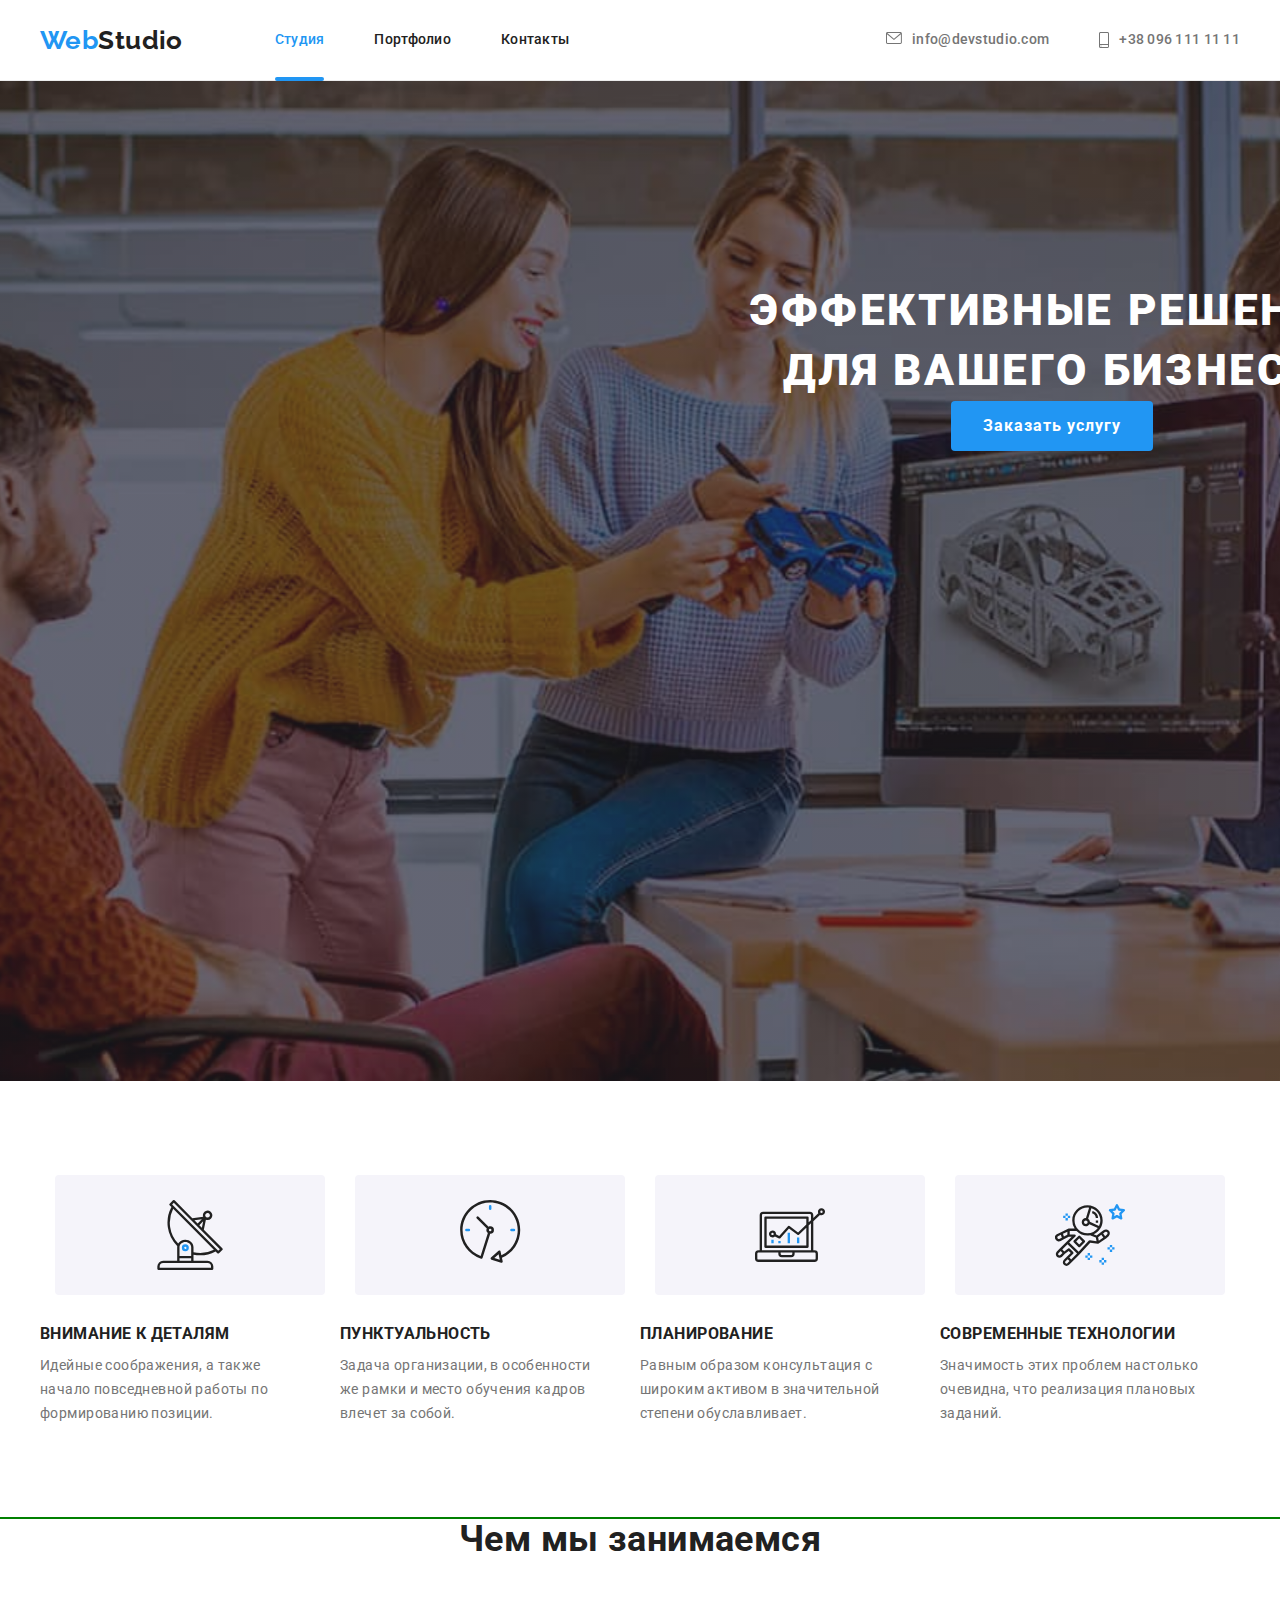
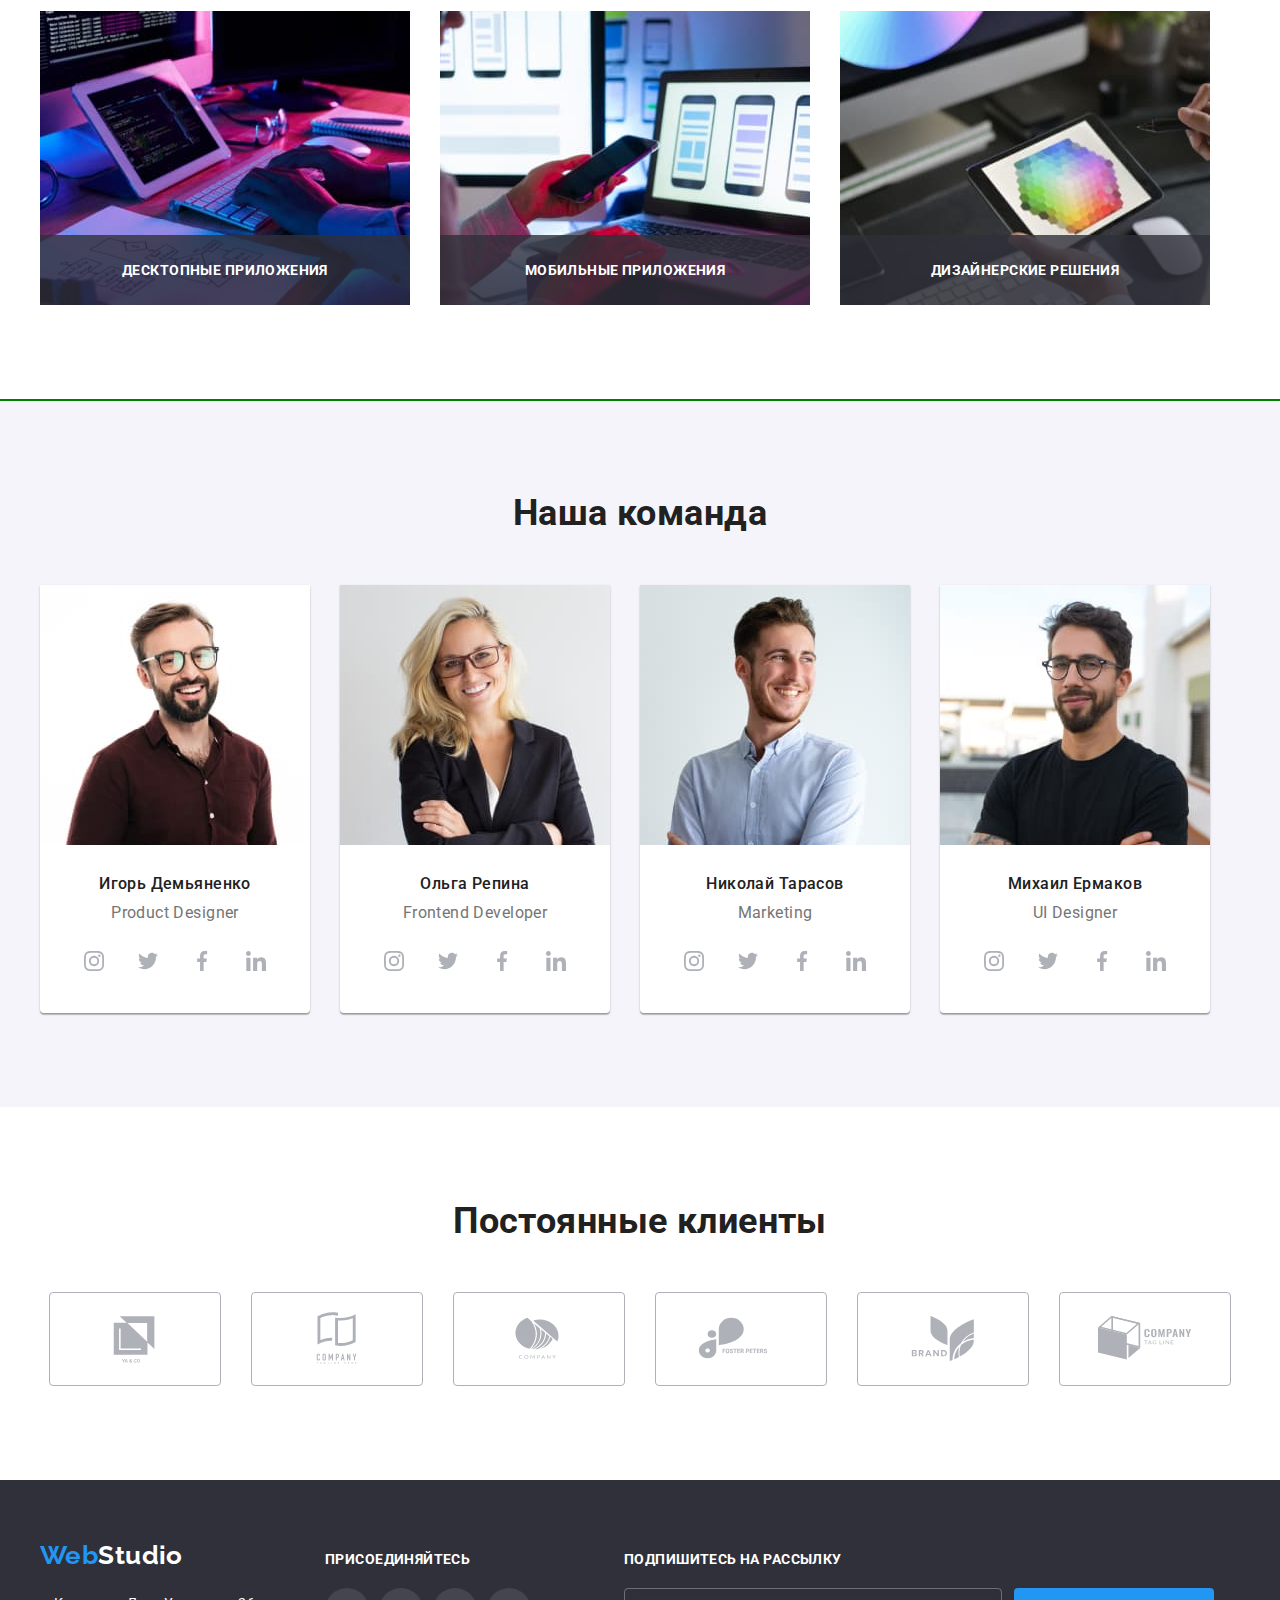
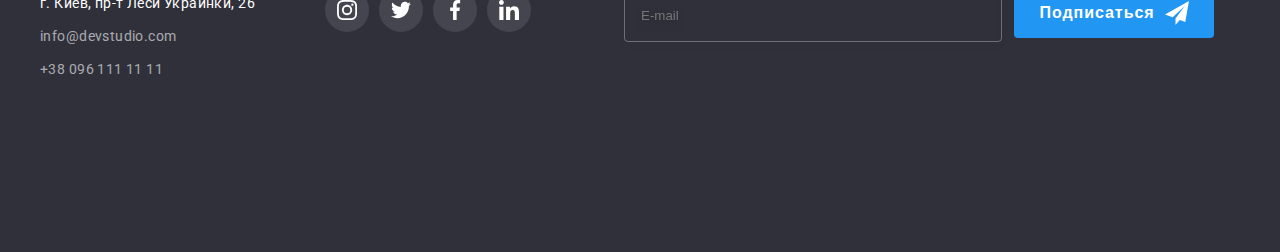
<file: index.html>
<!DOCTYPE html>
<html lang="ru">
  <head>
    <meta charset="UTF-8" />
    <meta http-equiv="X-UA-Compatible" content="IE=edge" />
    <meta name="viewport" content="width=device-width, initial-scale=1.0" />
    <title>Document</title>
    <link rel="preconnect" href="https://fonts.googleapis.com">
    <link rel="preconnect" href="https://fonts.gstatic.com" crossorigin>
    <link href="https://fonts.googleapis.com/css2?family=Raleway:wght@700&family=Roboto:wght@400;500;700;900&display=swap" rel="stylesheet">  
    <link rel="stylesheet" href="https://cdnjs.cloudflare.com/ajax/libs/modern-normalize/1.1.0/modern-normalize.min.css" integrity="sha512-wpPYUAdjBVSE4KJnH1VR1HeZfpl1ub8YT/NKx4PuQ5NmX2tKuGu6U/JRp5y+Y8XG2tV+wKQpNHVUX03MfMFn9Q==" crossorigin="anonymous" referrerpolicy="no-referrer" />
    
    <!--<link rel="stylesheet" href="./css/styles.css"> ---> 

    <link rel="stylesheet" href="./css/main.min.css">
  </head>
  <body>
    <header class="header"> 
      <div class="container nav">
        <nav class="nav">
         <a class="logo-blue" href="./index.html" lang="en"><span>Web</span><span class="logo-black">Studio</span></a>
          <ul class="nav__list">
            <li class="item"> 
              <a href="./index.html" class="nav__link link current">Студия</a>
            </li>
            <li class="item"> 
              <a href="./portfolio.html" class="nav__link link">Портфолио</a>
            </li>
            <li class="item"> 
             <a href="#" class="nav__link link">Контакты</a>
            </li>
          </ul>
       </nav>
       <ul class="contacts list"> 
          <li class="item"> 
            
            <a class="contacts__email link" href="mailto:info@devstudio.com"> <svg class="icon" width="16" height="12">
              <use href="./images/icons.svg#icon-envelope-hover"></use>
              </svg>info@devstudio.com</a>
          </li>
          <li class="item">
           
            <a class="contacts__tel link" href="tel:+380961111111"> <svg class="icon" width="10" height="16">
              <use href="./images/icons.svg#icon-smartphone-4"></use>
              </svg>+38 096 111 11 11</a>
          </li>
        </ul>
      </div>
    </header>
    <main>
        <section class="hero">
          <div class="container hero__design overlay ">
            <h1 class="hero__title">Эффективные решения для вашего бизнеса</h1>
            <button class="hero__button" type="button" data-modal-open>Заказать услугу</button>
          </div>
        </section>

        <section class="benefits">
          <div class="container">
            <h2 class="visually-hidden">Наши особенности</h2>
            <div>
              <ul class="benefits__list list">
               <li class="benefits__item">
                 <div class="benefits__link link">
                   <svg class="benefits__icon" width="70" height="70">
                     <use href="./images/icons.svg#icon-antenna"></use>
                   </svg>
                 </div>
               </li>
               <li class="benefits__item">
                <div class="benefits__link link">
                  <svg class="benefits__icon" width="70" height="70">
                     <use href="./images/icons.svg#icon-clock"></use>
                   </svg>
                 </div>
               </li>
               <li class="benefits__item">
                <div class="benefits__link link">
                  <svg class="benefits__icon" width="70" height="70">
                     <use href="./images/icons.svg#icon-diagram"></use>
                   </svg>
                 </div>
               </li>
               <li class="benefits__item">
                <div class="benefits__link link">
                  <svg class="benefits__icon" width="70" height="70">
                     <use href="./images/icons.svg#icon-astronaut"></use>
                   </svg>
                </div>
               </li>
             </ul>
             </div>
            <ul class="list benefits__item">
              <li class="item list-item">
                <h3 class="benefits__title">Внимание к деталям</h3>
                <p class="benefits__text"> Идейные соображения, а также начало повседневной работы по формированию позиции.</p>
             </li>

             <li class="item list-item">
                <h3 class="benefits__title">Пунктуальность</h3>
                <p class="benefits__text">Задача организации, в особенности же рамки и место обучения кадров влечет за собой.</p>
             </li>

             <li class="item list-item">
               <h3 class="benefits__title">Планирование</h3>
               <p class="benefits__text">Равным образом консультация с широким активом в значительной степени обуславливает.</p>
             </li>

             <li class="item list-item">
               <h3 class="benefits__title">Современные технологии</h3>
               <p class="benefits__text"> Значимость этих проблем настолько очевидна, что реализация плановых заданий.</p>
             </li>
            </ul>
         </div>
        </section>

        <section class="specialization">
          <div class="container">
           <h2 class="specialization__title">Чем мы занимаемся</h2>
           <ul class="list specialization__list">
              <li class="item">
                <div class="specialization__item">
                  <img src="./images/box1.jpg" alt="написание кода" width="370" height="294">
                 <div class="specialization__thumb">
                  <p class="specialization__name">Десктопные приложения</p>
                </div>
              </li>
              <li class="item">
                <div class="specialization__item">
                  <img src="./images/box2.jpg" alt="создание приложений" width="370" height="294">
                 <div class="specialization__thumb">
                  <p class="specialization__name">Мобильные приложения</p>
                </div>
              </li>
                <li class="item">
                <div class="specialization__item">
                  <img src="./images/box3.jpg" alt="дизайн" width="370" height="294">
                 <div class="specialization__thumb">
                  <p class="specialization__name">Дизайнерские решения</p>
                </div>
              </li>
           </ul>
          </div>
        </section>

        <section class="team">
          <div class="container">
           <h2 class="team__title">Наша команда</h2>
           <ul class="team__list list">
             <li class="team__blocks"> 
                <img src="./images/igor.jpg" alt="Игорь Демьяненко" width="270" height="260">
                <div class="team__discr">
                  <h3 class="team__name">Игорь Демьяненко</h3>
                <p class="team__position">Product Designer</p>
                <ul class="team__soc list">
                  <li>
                    <a href="" class="team__link link">
                      <svg class="team__icon" width="20" height="20">
                        <use href="./images/icons.svg#icon-instagram"></use>
                      </svg>
                    </a>
                  </li>
                  <li>
                    <a href="" class="team__link link">
                      <svg class="team__icon" width="20" height="20">
                        <use href="./images/icons.svg#icon-twitter"></use>
                      </svg>
                    </a>
                  </li>
                  <li>
                    <a href="" class="team__link link">
                      <svg class="team__icon" width="20" height="20">
                        <use href="./images/icons.svg#icon-facebook"></use>
                      </svg>
                    </a>
                  </li>
                  <li>
                    <a href="" class="team__link link">
                      <svg class="team__icon" width="20" height="20">
                        <use href="./images/icons.svg#icon-linkedin"></use>
                      </svg>
                    </a>
                  </li>
                </ul>
                </div>
                
             </li>

             <li class="team__blocks"> 
                <img src="./images/olga.jpg" alt="Ольга Репина" width="270" height="260">
                <div class="team__discr">
                  <h3 class="team__name">Ольга Репина</h3>
                 <p class="team__position">Frontend Developer</p>
                 <ul class="team__soc list">
                  <li>
                    <a href="" class="team__link link">
                      <svg class="team__icon" width="20" height="20">
                        <use href="./images/icons.svg#icon-instagram"></use>
                      </svg>
                    </a>
                  </li>
                  <li >
                    <a href="" class="team__link link">
                      <svg class="team__icon" width="20" height="20">
                        <use href="./images/icons.svg#icon-twitter"></use>
                      </svg>
                    </a>
                  </li>
                  <li class="team__item">
                    <a href="" class="team__link link">
                      <svg class="team__icon" width="20" height="20">
                        <use href="./images/icons.svg#icon-facebook"></use>
                      </svg>
                    </a>
                  </li>
                  <li>
                    <a href="" class="team__link link">
                      <svg class="team__icon" width="20" height="20">
                        <use href="./images/icons.svg#icon-linkedin"></use>
                      </svg>
                    </a>
                  </li>
                </ul>
                </div>
                
             </li>

             <li class="team__blocks"> 
                <img src="./images/nikolay.jpg" alt="Николай Тарасов" width="270" height="260">
                <div class="team__discr">
                <h3 class="team__name">Николай Тарасов</h3>
                <p class="team__position">Marketing</p>
                <ul class="team__soc list">
                  <li>
                    <a href="" class="team__link link">
                      <svg class="team__icon" width="20" height="20">
                        <use href="./images/icons.svg#icon-instagram"></use>
                      </svg>
                    </a>
                  </li>
                  <li class="item">
                    <a href="" class="team__link link">
                      <svg class="team__icon" width="20" height="20">
                        <use href="./images/icons.svg#icon-twitter"></use>
                      </svg>
                    </a>
                  </li>
                  <li>
                    <a href="" class="team__link link">
                      <svg class="team__icon" width="20" height="20">
                        <use href="./images/icons.svg#icon-facebook"></use>
                      </svg>
                    </a>
                  </li>
                  <li>
                    <a href="" class="team__link link">
                      <svg class="team__icon" width="20" height="20">
                        <use href="./images/icons.svg#icon-linkedin"></use>
                      </svg>
                    </a>
                  </li>
                </ul>
                </div>
             </li>

             <li class="team__blocks"> 
                <img src="./images/mihail.jpg" alt="Михаил Ермаков" width="270" height="260">
                <div class="team__discr">
                <h3 class="team__name">Михаил Ермаков</h3>
                <p class="team__position">UI Designer</p>
                <ul class="team__soc list">
                  <li>
                    <a href="" class="team__link link">
                      <svg class="team__icon" width="20" height="20">
                        <use href="./images/icons.svg#icon-instagram"></use>
                      </svg>
                    </a>
                  </li>
                  <li >
                    <a href="" class="team__link link">
                      <svg class="team__icon" width="20" height="20">
                        <use href="./images/icons.svg#icon-twitter"></use>
                      </svg>
                    </a>
                  </li>
                  <li class="team__item">
                    <a href="" class="team__link link">
                      <svg class="team__icon" width="20" height="20">
                        <use href="./images/icons.svg#icon-facebook"></use>
                      </svg>
                    </a>
                  </li>
                  <li>
                    <a href="" class="team__link link">
                      <svg class="team__icon" width="20" height="20">
                        <use href="./images/icons.svg#icon-linkedin"></use>
                      </svg>
                    </a>
                  </li>
                </ul>
              </div>
             </li>

            </ul>
          </div>
        </section>

        <section class="clients">
          <div class="container">
           <h2 class="clients__title">Постоянные клиенты</h2>
           <ul class="clients__list list">
            <li>
              <a href="" class="clients__link link">
                <svg class="clients__icon" width="106" height="60">
                  <use href="./images/icons.svg#icon-logo-firts"></use>
                </svg>
              </a>
            </li>
            <li>
              <a href="" class="clients__link link">
                <svg class="clients__icon" width="106" height="60">
                  <use href="./images/icons.svg#icon-logo2"></use>
                </svg>
              </a>
            </li>
            <li>
              <a href="" class="clients__link link">
                <svg class="clients__icon" width="106" height="60">
                  <use href="./images/icons.svg#icon-logo3"></use>
                </svg>
              </a>
            </li>
            <li>
              <a href="" class="clients__link link">
                <svg class="clients__icon" width="106" height="60">
                  <use href="./images/icons.svg#icon-logo4"></use>
                </svg>
              </a>
            </li>
            <li>
              <a href="" class="clients__link link">
                <svg class="clients__icon" width="106" height="60">
                  <use href="./images/icons.svg#icon-logo5"></use>
                </svg>
              </a>
            </li>
            <li>
              <a href="" class="clients__link link">
                <svg class="clients__icon" width="106" height="60">
                  <use href="./images/icons.svg#icon-logo6"></use>
                </svg>
              </a>
            </li>
          </ul>
          </div>
        </section>
    </main>

    <footer class="footer">
      <div class="container footer-continer">
        <div class="">
          <a class="logo-blue footer-logo" href="./index.html" lang="en"><span>Web</span><span class="logo-white">Studio</span></a>
           
           <address>
             <ul class="list" style="
              display: flex;
              flex-direction: column;
              gap: 9px;
             ">
              <li>
                 <a class="footer-adress link" href="https://goo.gl/maps/CPtrU1FHBa2aNyZL9" target="_blank" rel="noopener noreferrer nofollow">г. Киев, пр-т Леси Украинки, 26</a>   
               </li>
               <li>
                  <a class="footer-contacts link" href="mailto:info@devstudio.com">info@devstudio.com</a>
               </li>
               <li>
                 <a class="footer-contacts link" href="tel:+380961111111">+38 096 111 11 11</a>
               </li>
             </ul>
           </address>
        </div>
   
        <div class=" footer-soc-list">
           <p class="footer-soc-title">присоединяйтесь</p>
           <ul class="footer-soc list">
             <li class="footer-soc-item">
               <a href="" class="footer-soc-link link">
                 <svg class="footer-soc-icon" width="20" height="20">
                   <use href="./images/icons.svg#icon-instagram"></use>
                 </svg>
               </a>
             </li>
             <li class="footer-soc-item">
               <a href="" class="footer-soc-link link">
                 <svg class="footer-soc-icon" width="20" height="20">
                   <use href="./images/icons.svg#icon-twitter"></use>
                 </svg>
               </a>
             </li>
             <li class="footer-soc-item">
               <a href="" class="footer-soc-link link">
                 <svg class="footer-soc-icon" width="20" height="20">
                   <use href="./images/icons.svg#icon-facebook"></use>
                 </svg>
               </a>
             </li>
             <li class="footer-soc-item">
               <a href="" class="footer-soc-link link">
                 <svg class="footer-soc-icon" width="20" height="20">
                   <use href="./images/icons.svg#icon-linkedin"></use>
                 </svg>
               </a>
             </li>
           </ul>
         </div>
         <div class="subscribe-section">
           <form action="#" class="subscribe-form">
            <p class="surbscribe-name">Подпишитесь на рассылку</p>
            <div class="surbcribe-correct">
              <input type="text" name="subscribe-name-footer" class="subscribe-input" id="subscribe" placeholder="E-mail" required="">
              <button type="submit" class="subscribe-button">Подписаться<svg class="subscribe-icon" width="24" height="24">
                  <use href="./images/icons.svg#icon-icon-send"></use>
                </svg>
              </button>
            </div>
           </form>

          </div>
      </div>
    </footer>
    <div class="backdrop is-hidden" data-modal>  
      <div class="modal">
       <button class="close" type="button" data-modal-close>
          <svg class="close-icon" width="11" height="11">
            <use href="./images/icons.svg#icon-close"></use>
          </svg>
        </a>
      </button>
      <div class="modal-inner">
        <fieldset>
          <p class="modal-title">Оставьте свои данные, мы вам перезвоним</p>
          <form class="modal-form" name="main-form" autocomplete="on" requires action="">
           <div class="form-field">
              <label class="form-field-label" for="user-name">Имя</label>
              <div class="form-field-inner">
                <input class="form-field-input" id="user-name" type="text" name="user-name">
                <svg class="form-field-icon" width="12" height="12">
                  <use href="images/icons.svg#icon-name"></use>
                </svg>
              </div>
            </div>

            <div class="form-field">
              <label class="form-field-label" for="user-name">Телефон</label>
              <div class="form-field-inner">
                <input class="form-field-input" id="user-phone" type="tel" name="user-phone">
                <svg class="form-field-icon" width="13" height="13">
                  <use href="images/icons.svg#icon-tel"></use>
                </svg>
              </div>
            </div>

            <div class="form-field">
              <label class="form-field-label" for="user-email">Почта</label>
              <div class="form-field-inner">
                <input class="form-field-input" id="user-email" type="email" name="user-imail">
                <svg class="form-field-icon" width="15" height="12">
                  <use href="images/icons.svg#icon-modal-email"></use>
                </svg>
              </div>
            </div>

            <div class="form-field">
              <label class="form-field-label" for="user-comment">Комментарий</label>
              <div class="form-field-inner">
               <textarea class="form-field-input form-field-texterea" 
               name="user-comment" 
               id="user-comment" 
               rows="10" 
               placeholder="Введите текст"
               ></textarea>
              </div>
            </div>
       
            <div class="form-field form-field-agreement">
             
              <label for="terms-condition" class="check-text">
                <input class="input-check visually-hidden" id="terms-condition" type="checkbox" name="terms-condition">
                <span class="condition-icon">
                  <svg class="check-icon" width="11" height="8">
                    <use href="./images/icons.svg#icon-chek"></use>
                  </svg>
                </span>
                Соглашаюсь с рассылкой и принимаю
                <a class="agreement-link" href="#" rel="noopener noreferer nofollow">Условия договора</a>
              </label>
            </div>
            <div class="form-field-button">
            <button class="hero-button" type="submit">Отправить</button>
          </div>
          </form>
        </fieldset>

      </div>
      </div>
     </div>
  <script src="./js/modal.js"></script>
  </body>
</html>
</file>
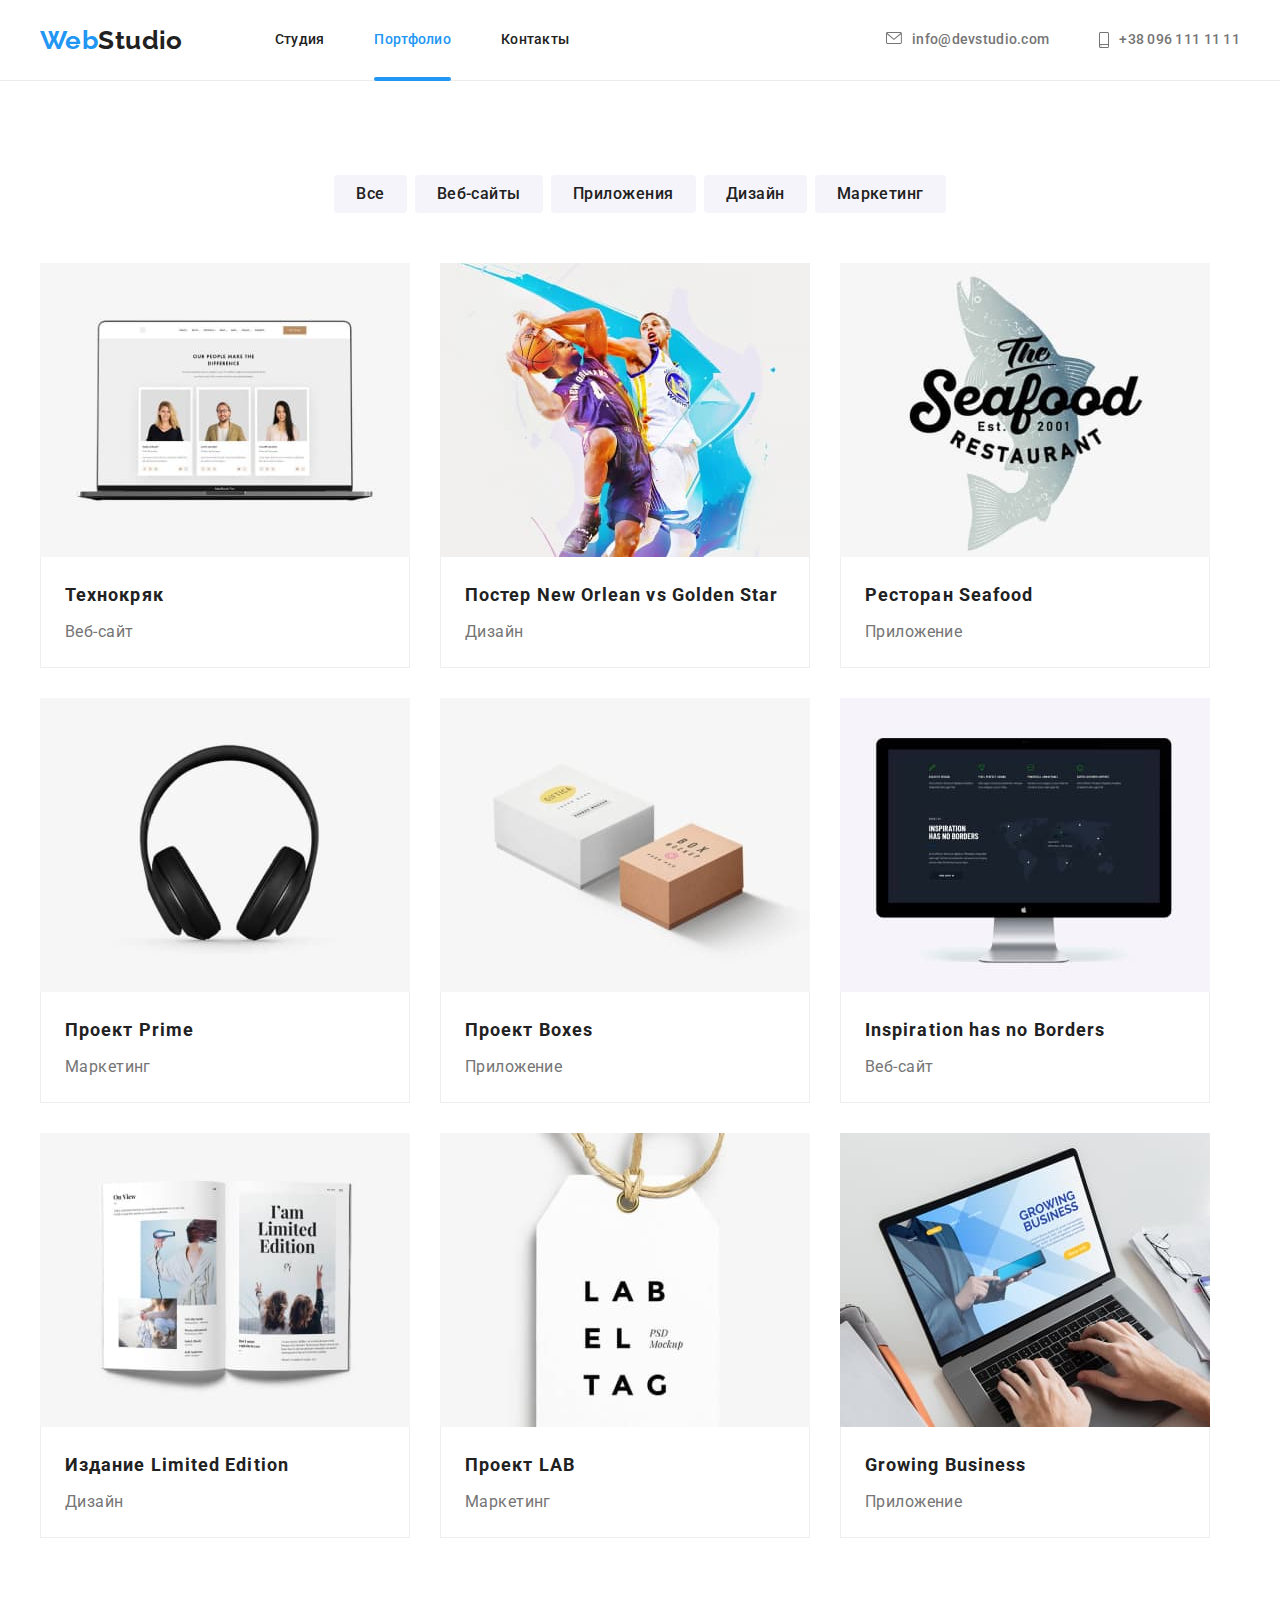
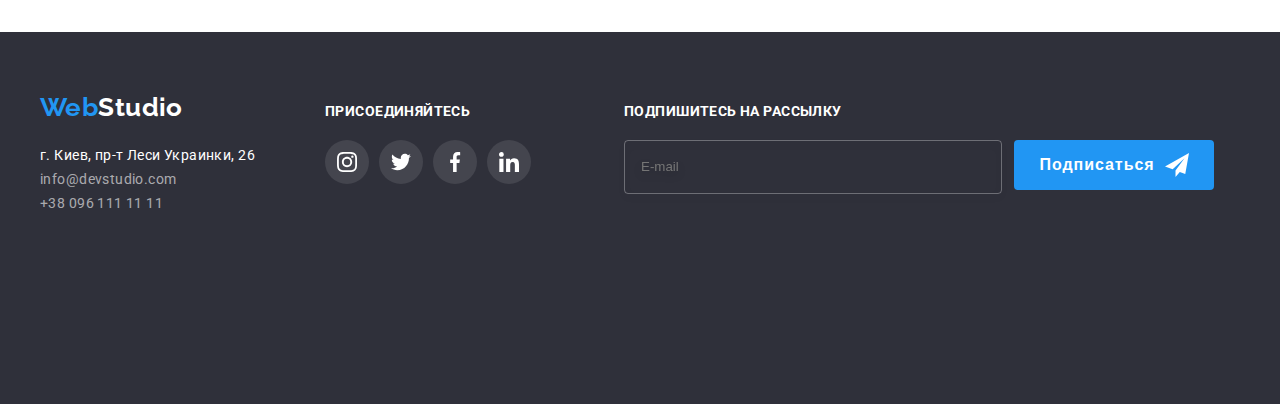
<file: portfolio.html>
<!DOCTYPE html>
<html lang="ru">
<head>
    <meta charset="UTF-8">
    <meta http-equiv="X-UA-Compatible" content="IE=edge">
    <meta name="viewport" content="width=device-width, initial-scale=1.0">
    <title>portfolio</title>
        <link rel="preconnect" href="https://fonts.googleapis.com">
        <link rel="preconnect" href="https://fonts.gstatic.com" crossorigin>
       <link href="https://fonts.googleapis.com/css2?family=Raleway:wght@700&family=Roboto:wght@400;500;700;900&display=swap" rel="stylesheet">  
       <link rel="stylesheet" href="https://cdnjs.cloudflare.com/ajax/libs/modern-normalize/1.1.0/modern-normalize.min.css" integrity="sha512-wpPYUAdjBVSE4KJnH1VR1HeZfpl1ub8YT/NKx4PuQ5NmX2tKuGu6U/JRp5y+Y8XG2tV+wKQpNHVUX03MfMFn9Q==" crossorigin="anonymous" referrerpolicy="no-referrer" />
         <!--<link rel="stylesheet" href="./css/styles.css"> ---> 

       <link rel="stylesheet" href="./css/main.min.css">
</head>
<body>

  <header class="header"> 
    <div class="container nav">
      <nav class="nav">
       <a class="logo-blue" href="./index.html" lang="en"><span>Web</span><span class="logo-black">Studio</span></a>
        <ul class="nav__list">
          <li class="item"> 
            <a href="./index.html" class="nav__link link ">Студия</a>
          </li>
          <li class="item"> 
            <a href="./portfolio.html" class="nav__link link current">Портфолио</a>
          </li>
          <li class="item"> 
           <a href="#" class="nav__link link">Контакты</a>
          </li>
        </ul>
     </nav>
     <ul class="contacts list"> 
        <li class="item"> 
          
          <a class="contacts__email link" href="mailto:info@devstudio.com"> <svg class="icon" width="16" height="12">
            <use href="./images/icons.svg#icon-envelope-hover"></use>
            </svg>info@devstudio.com</a>
        </li>
        <li class="item">
         
          <a class="contacts__tel link" href="tel:+380961111111"> <svg class="icon" width="10" height="16">
            <use href="./images/icons.svg#icon-smartphone-4"></use>
            </svg>+38 096 111 11 11</a>
        </li>
      </ul>
    </div>
  </header>
    <main>

        <section class="portfolio"> 
            <div class="container">
                <h1 class="visually-hidden">портфолио</h1>
               <ul class="portfolio-filter list">
                 <li class="item"><button class="button-filter" type="button">Все</button></li>
                 <li class="item"><button class="button-filter" type="button">Веб-сайты</button></li>
                 <li class="item"><button class="button-filter" type="button">Приложения</button></li>
                 <li class="item"><button class="button-filter" type="button">Дизайн</button></li>
                 <li class="item"><button class="button-filter" type="button">Маркетинг</button></li>
                </ul>
          
                <ul class="portfolio-list list">
                    <li class="item">
                        <a class="link item-potf" href="#" target="_blank" rel="noopener noreferrer nofollow">
                          <div class="prof-top-wrap">
                            <img src="./images/technokryak.jpg" class="card-image" alt="Технокряк" width="370" height="294">
                            <p class="port-disc">Ресурс предлагает комплексные предложения с разным уровнем функционала и сервисов. Все это позволит посетителю получить исчерпывающие сведения о компании или частном лице.</p>
                          </div>
                          <div class="portfolio-card">
                           <h2 class="portfolio-title">Технокряк</h2>
                           <p class="portfolio-text">Веб-сайт</p>
                          </div>
                        </a>
                    </li>
                    <li class="item">
                      
                        <a class="item-potf link" href="#" target="_blank" rel="noopener noreferrer nofollow">
                          <div class="prof-top-wrap">
                            <img src="./images/poster.jpg" class="card-image" alt="Постер Новый Орлеан с золотой звездой" width="370" height="294">
                            <p class="port-disc">Ресурс предлагает комплексные предложения с разным уровнем функционала и сервисов. Все это позволит посетителю получить исчерпывающие сведения о компании или частном лице.</p>
                          </div>
                          <div class="portfolio-card">
                            <h2 class="portfolio-title">Постер New Orlean vs Golden Star</h2>
                            <p class="portfolio-text">Дизайн</p>
                          </div>
                        </a>
                    </li>
                    <li class="item">
                      <a class="item-potf link" href="#" target="_blank" rel="noopener noreferrer nofollow">
                        <div class="prof-top-wrap">
                         <img src="./images/seafood.jpg" class="card-image" alt="Ресторан Морепродукты" width="370" height="294">
                         <p class="port-disc">Ресурс предлагает комплексные предложения с разным уровнем функционала и сервисов. Все это позволит посетителю получить исчерпывающие сведения о компании или частном лице.</p>
                        </div> 
                        <div class="portfolio-card">
                             <h2 class="portfolio-title">Ресторан Seafood</h2>
                             <p class="portfolio-text">Приложение</p>
                           </div>
                        </a>
                   </li>

                  <li class="item"> 
                    <div class="prof-top-wrap">
                    <a class="item-potf link" href="#" target="_blank" rel="noopener noreferrer nofollow">
                      <div class="prof-top-wrap"> 
                       <img src="./images/prime.jpg" class="card-image" alt="Проект Прайм" width="370" height="294">
                       <p class="port-disc">Ресурс предлагает комплексные предложения с разным уровнем функционала и сервисов. Все это позволит посетителю получить исчерпывающие сведения о компании или частном лице.</p>
                     </div> 
                      <div class="portfolio-card">
                             <h2 class="portfolio-title">Проект Prime</h2>
                             <p class="portfolio-text">Маркетинг</p>
                            </div>
                        </a>
                   </li>
                    <li class="item">
                      <div class="prof-top-wrap">
                      <a class="item-potf link" href="#" target="_blank" rel="noopener noreferrer nofollow">
                        <div class="prof-top-wrap">
                         <img src="./images/boxes.jpg" class="card-image" alt="Проект Коробки" width="370" height="294">
                         <p class="port-disc">Ресурс предлагает комплексные предложения с разным уровнем функционала и сервисов. Все это позволит посетителю получить исчерпывающие сведения о компании или частном лице.</p>
                       </div> 
                        <div class="portfolio-card">
                             <h2 class="portfolio-title">Проект Boxes</h2>
                             <p class="portfolio-text">Приложение</p>
                            </div>
                       </a>
                   </li>
                   <li class="item">
                       <a class="item-potf link" href="#" target="_blank" rel="noopener noreferrer nofollow">
                        <div class="prof-top-wrap">
                         <img src="./images/monitor.jpg" class="card-image" alt="Вдохновение не имеет границ" width="370" height="294">
                         <p class="port-disc">Ресурс предлагает комплексные предложения с разным уровнем функционала и сервисов. Все это позволит посетителю получить исчерпывающие сведения о компании или частном лице.</p>
                       </div>
                        <div class="portfolio-card">
                             <h2 class="portfolio-title">Inspiration has no Borders</h2>
                             <p class="portfolio-text">Веб-сайт</p>
                            </div>
                        </a>
                    </li>
                   <li class="item">
                        <a class="link item-potf" href="#" target="_blank" rel="noopener noreferrer nofollow">
                          <div class="prof-top-wrap">
                           <img src="./images/limitededition.jpg" class="card-image" alt="Издание Ограниченная серия" width="370" height="294">
                           <p class="port-disc">Ресурс предлагает комплексные предложения с разным уровнем функционала и сервисов. Все это позволит посетителю получить исчерпывающие сведения о компании или частном лице.</p>
                         </div>
                          <div class="portfolio-card">
                             <h2 class="portfolio-title">Издание Limited Edition</h2>
                              <p class="portfolio-text">Дизайн</p>
                          </div>
                       </a>
                   </li>
                   <li class="item">
                       <a class="link item-potf" href="#" target="_blank" rel="noopener noreferrer nofollow">
                        <div class="prof-top-wrap">
                         <img src="./images/lab.jpg" class="card-image" alt="Проект ЛАБ" width="370" height="294">
                         <p class="port-disc">Ресурс предлагает комплексные предложения с разным уровнем функционала и сервисов. Все это позволит посетителю получить исчерпывающие сведения о компании или частном лице.</p>
                       </div>
                        <div class="portfolio-card">
                             <h2 class="portfolio-title">Проект LAB</h2>
                             <p class="portfolio-text">Маркетинг</p>
                         </div>
                       </a>
                   </li>
                   <li class="item">
                       <a class="link item-potf" href="#" target="_blank" rel="noopener noreferrer nofollow">
                        <div class="prof-top-wrap">
                         <img src="./images/notebook.jpg" class="card-image" alt="Растущий Бизнес" width="370" height="294">
                         <p class="port-disc">Ресурс предлагает комплексные предложения с разным уровнем функционала и сервисов. Все это позволит посетителю получить исчерпывающие сведения о компании или частном лице.</p>
                        </div>
                        <div class="portfolio-card">
                             <h2 class="portfolio-title">Growing Business</h2>
                             <p class="portfolio-text">Приложение</p>
                          </div>
                       </a>
                    </li>
               </ul>
           </div>
        </section>
    </main>

    <footer class="footer">
      <div class="container footer-continer">
        <div class="">
          <a class="logo-blue footer-logo" href="./index.html" lang="en"><span>Web</span><span class="logo-white">Studio</span></a>
           
           <address>
             <ul class="list">
              <li>
                 <a class="footer-adress link" href="https://goo.gl/maps/CPtrU1FHBa2aNyZL9" target="_blank" rel="noopener noreferrer nofollow">г. Киев, пр-т Леси Украинки, 26</a>   
               </li>
               <li>
                  <a class="footer-contacts link" href="mailto:info@devstudio.com">info@devstudio.com</a>
               </li>
               <li>
                 <a class="footer-contacts link" href="tel:+380961111111">+38 096 111 11 11</a>
               </li>
             </ul>
           </address>
        </div>
   
        <div class=" footer-soc-list">
           <p class="footer-soc-title">присоединяйтесь</p>
           <ul class="footer-soc list">
             <li class="footer-soc-item">
               <a href="" class="footer-soc-link link">
                 <svg class="footer-soc-icon" width="20" height="20">
                   <use href="./images/icons.svg#icon-instagram"></use>
                 </svg>
               </a>
             </li>
             <li class="footer-soc-item">
               <a href="" class="footer-soc-link link">
                 <svg class="footer-soc-icon" width="20" height="20">
                   <use href="./images/icons.svg#icon-twitter"></use>
                 </svg>
               </a>
             </li>
             <li class="footer-soc-item">
               <a href="" class="footer-soc-link link">
                 <svg class="footer-soc-icon" width="20" height="20">
                   <use href="./images/icons.svg#icon-facebook"></use>
                 </svg>
               </a>
             </li>
             <li class="footer-soc-item">
               <a href="" class="footer-soc-link link">
                 <svg class="footer-soc-icon" width="20" height="20">
                   <use href="./images/icons.svg#icon-linkedin"></use>
                 </svg>
               </a>
             </li>
           </ul>
   
         </div>
         <div class="subscribe-section">
          <form action="#" class="subscribe-form">
           <p class="surbscribe-name">Подпишитесь на рассылку</p>
           <div class="surbcribe-correct">
             <input type="text" name="subscribe-name-footer" class="subscribe-input" id="subscribe" placeholder="E-mail" required="">
             <button type="submit" class="subscribe-button">Подписаться<svg class="subscribe-icon" width="24" height="24">
                 <use href="./images/icons.svg#icon-icon-send"></use>
               </svg>
             </button>
           </div>
          </form>

         </div>
      </div>
    </footer>
    
</body>
</html>
</file>
<file: css/styles.css>
:root {
    --accent-color: #2196F3; 
    --primary-text-color:#212121;
    --second-text-color: #757575;
    --primary-white-color: #FFFFFF;
    --second-background-color: #F5F4FA;
    --footer-background-color: #2F303A; 
    --second-logo-color:  #188CE8;
    --timing-function: cubic-bezier(0.4, 0, 0.2, 1);
    --duration: 250ms;
}

::before, 
::after {
    box-sizing: border-box;
}

p, h1, h2, h3, h4, h5, h6 {
    margin: 0;
}
ul {
    margin: 0;
    padding: 0;
}

img {
    display: block;
}

body {
    margin: 0;
    font-size: 14px;
    font-family: 'Roboto', sans-serif;
    letter-spacing: 0.03em;
    color: var(--primary-text-color);
    background-color: var(--primary-white-color);
}

fieldset {
    margin: 0;
    padding: 0;
    border: 0;
    display: block;
    min-inline-size: min-content;
}

.list {
    list-style: none;
}

.link{
    text-decoration: none;
}

.container {
    width: 1200px;
    padding-left: 15px;
    padding-right: 15px;
    margin-left: auto;
    margin-right: auto;
}

.visually-hidden {
    position: absolute;
    white-space: nowrap;
    width: 1px;
    height: 1px;
    overflow: hidden;
    border: 0;
    padding: 0;
    clip: rect(0 0 0 0);
    clip-path: inset(50%);
    margin: -1px;
  }

  

/*logo*/
.logo-blue {

    font-family: 'Raleway', sans-serif;
    font-weight: 700;
    font-size: 26px;
    line-height: 1.19;
    color: var(--accent-color);
    list-style: none;
    text-decoration: none;
}
.logo-black {
    color: var(--primary-text-color);
}
.logo-white {
    color: var(--primary-white-color);
}

/*-------------Modal--------------*/

.backdrop {
    position: fixed;
    top: 0;
    left: 0;
    width: 100%;
    height: 100%;
    background-color: rgba(0, 0, 0, 0.2);
    opacity: 1;
}

.backdrop.is-hidden {
    opacity: 0;
    pointer-events: none;
    transform: translate(-50%, -50%);
}


.modal {
    position: absolute;
    top: 50%;
    left: 50%;
    transform: translate(-50%, -50%);
   
    height: 581px;
    width: 528px;
    background-color: var(--primary-white-color);
    border-radius: 4px;
    padding: 40px 40px;
}

.close {
   position: absolute; 
   top: 8px;
   right: 8px;
   color: var(--primary-white-color);
   background-color: transparent;
   width: 30px;
   height: 30px;
   border: 1px solid rgba(0, 0, 0, 0.1);
   border-radius: 50%;
   display: flex;
   align-items: center;
   justify-content: center;
   cursor: pointer;
}

.close-icon {
    color: var(--primary-text-color);
    transition: fill 250ms cubic-bezier(0.4, 0, 0.2, 1);
}

.close:hover, 
.close:focus {
    fill: var(--accent-color);
}



.modal-title {
    font-weight: 700;
    font-size: 20px;
    line-height: 0.87;
    text-align: center;
    letter-spacing: 0.03em;
    color: var(--primary-text-color);
    margin-bottom: 20px;
    text-align: center;
    white-space: nowrap;
}

.modal-form {
    display: block;
    margin-top: 0em;
}

.form-field {
    position: relative;
    margin-bottom: 14px;
}

.form-field-label {
    margin-bottom: 4px;
    display: block;
    font-size: 12px;
    line-height: 0.86;
    letter-spacing: 0.01em;
    color: var(--second-text-color);

}

.form-field-inner {
    transition: background-color var(--duration) var(--timing-function);
}

.form-field-input {
    width: 100%;
    height: 40px;
    padding: 12px 15px 12px 30px;
    border: 1px solid rgba(33, 33, 33, 0.2);
    border-radius: 3px;
    color: var(--second-text-color);
    outline: none; 
    transition: border 250ms cubic-bezier(0.4, 0, 0.2, 1);
    
}

.form-field-input:focus,
.form-field-input:hover {
    border-color: var(--accent-color);
}

.form-field-icon {
    position: absolute;
    left: 14px;
    top: 53%;
    fill: var(--primary-text-color);
    transition: fill 250ms cubic-bezier(0.4, 0, 0.2, 1);
}

.form-field-input:focus + .form-field-icon,
.form-field-input:hover + .form-field-icon {
    fill: var(--accent-color);
    
}

textarea::placeholder {
    font-size: 12px;
    line-height: 16px;
    letter-spacing: 0.01em;
    color: rgba(117, 117, 117, 0.5);
  }

.form-field-texterea {
    height: 120px;
    resize: none;
}

.form-field-agreement {
    margin-left: 15px;
}

.input-check {
    background-color: initial;
    cursor: default;
    appearance: auto;
}


.visually-hidden {
    position: absolute;
    clip: rect(1px, 1px, 1px, 1px);
    padding: 0; 
    border: 0; 
    height: 1px;
    width: 1px;
    overflow: hidden;
}
.terms-condition {
    display: flex;
    align-items: center
}
.condition-icon {
    display: flex;
    width: 16px;
    height: 15px;
    border: 2px solid var(--second-text-color);
    border-radius: 4px;
    fill: transparent;
    transition: fill 250ms cubic-bezier(0.4, 0, 0.2, 1);
    align-items: center;
    justify-content: center;
}

.input-check:checked + .condition-icon {
    background-color: var(--accent-color);
    background-origin: border-box;
    background-size: contain;
    border: var(--accent-color);
}
.check-icon {
    display: flex;
   align-items: center;
   justify-content: center;
   background-position: center;
   fill: transparent;
   transition: fill 250ms cubic-bezier(0.4, 0, 0.2, 1);
}

.check-text {
    color: var(--second-text-color);
    display: flex;
    align-items: center;
    justify-content: center;
    transition: background-color 250ms cubic-bezier(0.4, 0, 0.2, 1) ;
    line-height: 1.71;
    letter-spacing: 0.03em;
    gap: 5px;
}
  

.agreement-link {
    color: var(--accent-color);
    border-bottom: 1px;
    border-color: var(--accent-color);
}


.form-field-button {
    display: flex;
    align-items: center;
    justify-content: center;
    margin-left: auto;
    margin-right: auto;
}

/*header*/

.header {
  border-bottom: 1px solid #ECECEC;
  

}
.main-nav{
    display: flex;
    align-items: center;
   
}

.nav {
    display: flex;
    align-items: center;
   
}

.header-link {
    display: block;
    padding-top: 32px;
    padding-bottom: 32px;
    color: var(--primary-text-color);
    font-weight: 500;
    line-height: 1.14;
    letter-spacing: 0.02em;
    position: relative;
    transition: color var(--duration) var(--timing-function),
    background-color var(--duration) var(--timing-function);
}

.header-link::after {
    content: "";
    position: absolute;
    left: 0;
    bottom: -1px;
    width: 100%;
    height: 4px;
    border-radius: 2px;
    color: var(--text-acent-color);
    background: var(--text-acent-color);
}


.header-link:hover
.header-link:focus {
    color: var(--accent-color);
    opacity: 0;
    transition: opacity 250ms var(--timing-function);
    background-color: #2196F3;
}

.header-link:hover::after,
.header-link:focus::after {
content: "";
display: block;
width: 100%;
height: 4px;
background-color: currentColor;
border-radius: 2px;

position: absolute;
bottom: -1px;
left: 0;
}

.contacts-header, .nav-contacts, .contacts-email {
    display: flex;
    color:var(--second-text-color);
    fill: currentColor;
    font-weight: 500;
    line-height: 1.14;
    letter-spacing: 0.02em;
    transition: color var(--duration) var(--timing-function),
    
}

.contacts-header {
    display: inline-flex;
    align-items: center;
    padding-top: 32px;
    padding-bottom: 32px;
   
}

.icon {

    margin-right: 10px;
}

.contacts-header:hover,
.contacts-header:focus {
    fill:var(--accent-color);
    transition: 250ms var(--timing-function);
}

.contacts-header:hover .icon,
.contacts-header:focus .icon {
    fill: var(--accent-color);
}

.contacts-email {
    display: inline-flex;
    padding-top: 32px;
    padding-bottom: 32px;
    transition: background-color 250ms var(--timing-function);
}


.contacts-email:hover,
.contacts-email:focus {
    color:var(--accent-color);
   
}

.contacts-email:hover .icon,
.contacts-email:focus .icon {
 color: var(--accent-color);
}



.nav-contacts .item + .item {
    margin-left: 50px;
   
}

.nav-contacts {
    margin-left: auto;
    
}

.nav-list {
    display: flex;
    list-style: none;
    text-decoration: none;
    margin-left: 92px;
   
}

.nav-list .item + .item {
    margin-left: 50px;
}


.nav-list:hover, .nav-list:focus {
    color: var(--accent-color);
    list-style: none;
    text-decoration: none;
    transition: background-color 250ms var(--timing-function);
}

.current {
    position: relative;
    color: var(--accent-color);
}

.current::after {
    content: "";
    position: absolute;
    left: 0;
    bottom: -1px;
    width: 100%;
    height: 4px;
    border-radius: 2px;
    background-color: currentColor;
    border-radius: 2px;
}

/* ------footer---------- */

.footer {
    height: 252px;
    left: 0px;
    top: 2097px;
    background: var(--footer-background-color);
    padding-top: 60px;
    padding-bottom: 60px;
    display: flex;
}


.footer-logo {
    display: inline-block;
    margin-bottom: 20px;
}

.footer-adress {
    width: 231px;
    font-family: 'Roboto';
    font-style: normal;
    font-weight: 400;
    line-height: 1.71;
    color: var(--primary-white-color);
    width: 231px;
    line-height: 24px;
    letter-spacing: 0.03em;
    margin-left: 0px;
    margin-bottom: 9px;
    
}

.footer-contacts {
    font-family: 'Roboto';
    font-style: normal;
    font-weight: 400;
    line-height: 1.71;  
    color: rgba(255, 255, 255, 0.6);
    line-height: 24px;
    letter-spacing: 0.03em;
    margin-bottom: 9px;
}

.footer-soc-list{
    margin-left: 70px;
    align-items: baseline;
   justify-content: center;
   align-items: center;
}

.footer-soc-title {
    font-weight: 700;
    font-size: 14px;
    line-height: 1.14;
    letter-spacing: 0.03em;
    text-transform: uppercase;
    color: var(--primary-white-color);
   display: flex;
   margin-bottom: 20px;
   padding-right: 0;
   width: 206px;
  
   
}



.footer-soc {
    display: flex;
    justify-content: center;
    gap: 10px;
    align-items: center;
    
}

.footer-soc-link {
    width: 44px;
    height: 44px;
    border-radius: 50%;
    display: flex;
    align-items: center;
    justify-content: center;
    background-color:rgba(255, 255, 255, 0.1);
    transition: color var(--duration) var(--timing-function),
    background-color var(--duration) var(--timing-function);
}

.footer-soc-icon {
    fill: var(--primary-white-color);
}

.footer-soc-link:hover,
.footer-soc-link:focus {
    background-color: var(--accent-color);
   
 
}

.footer-soc-link:hover .footer-soc-icon,
.footer-soc-link:focus .footer-soc-icon {
    fill: var(--primary-white-color); 
}

.footer-continer {
   display: flex;
   align-items: baseline;
}

element.style {
    display: flex;
    flex-direction: column;
    gap: 9px;

}

.subscribe-section {
    margin-left: 93px;
    margin-bottom: 0px;
    display: flex;
}

.subscribe-form {
    align-items: flex-end;
   
}

.surbscribe-name {
    margin-bottom: 20px;
    font-weight: 700;
    line-height: 1.14;
    letter-spacing: 0.03em;
    text-transform: uppercase;
    color: var(--primary-white-color)
}

.surbcribe-correct {
    display: flex;
}

.subscribe-input {
    display: block;
    padding-left: 16px;
    height: 50px;
    width: 358px;
    border: 1px solid rgba(255, 255, 255, 0.3);
    filter: drop-shadow(0px 4px 4px rgba(0, 0, 0, 0.15));
    border-radius: 4px;
    outline: none;
    background-color: transparent;
    color: var(--primary-white-color)
}

.subscribe-button {
    font-weight: 700;
    font-size: 16px;
    letter-spacing: 0.06em;
    width: 200px;
    height: 50px;
    color: var(--primary-white-color);
    background: var(--accent-color);
    border: none;
    border-radius: 4px;
    outline: none;
    margin-left: 12px;
    display: flex;
    align-items: center;
    justify-content: center;
    cursor: pointer;
}

.subscribe-icon {
    margin-left: 10px;
    fill: var(--primary-white-color);
}


/* ---------hover and focus-----------*/

.footer-contacts:hover, .footer-contacts:focus, .footer-adress:hover, .footer-adress:focus, .contacts-header:hover, .contacts-header:focus, .header-link:hover, .header-link:focus{
    color:var(--accent-color);
}

/*--------------------main page----------------------*/
.hero {
    background-color: var(--second-text-color);
    margin-left: auto;
    margin-right: auto;
    text-align: center;
    
}
.overlay {
    
    background-image: 
    linear-gradient(rgba(47, 48, 58, 0.4), rgba(47, 48, 58, 0.4)),
    url(../images/cover.jpg);
    background-repeat: no-repeat;
    background-position: center;
    background-size: cover;
    width: 1600px;
    height: 600px;
    margin: auto;
  
}  


.hero-design {
    justify-content: center;
    padding: 200px;
    padding-bottom: 200px;
    padding-right: 252px;
    padding-left: 252px;
    
}

.hero-title {
    width: 696px;
    font-weight: 900;
    font-size: 44px;
    line-height: 1.36;
    letter-spacing: 0.06em;
    text-transform: uppercase;
    color: var(--primary-white-color);
    margin-bottom: 30px; 
    display: flex;
    justify-content: center;
    align-items: center;
    margin: auto;
}

.hero-button {
    
    font-family: inherit;
    font-weight: 700;
    font-size: 16px;
    line-height: 1.87;
    border-radius: 4px;
    background-color:var(--accent-color);
    color: var(--primary-white-color);
    cursor: pointer;
    letter-spacing: 0.06em;
    border: 0;
    padding: 10px 32px;
    transition: color var(--duration) var(--timing-function),
    background-color var(--duration) var(--timing-function);
}

.hero-button:hover, .hero-button:focus {
    background-color: var(--second-logo-color);
}



/*------Special-------*/

.special-item {
    display: flex;
}

.special-item .item + .item {
    margin-left: 30px;
}

.special-list  {
    padding-top: 94px;
    padding-bottom: 94px;
}

.special-title{
    font-weight: 700;
    line-height: 1.14;
    text-transform: uppercase;
    margin-bottom: 10px;
}

.special-text {
    font-family: inherit;
    line-height: 1.71;
    color: var(--second-text-color); 
    width: 270px;
}


.spec-list {
    display: flex;
    justify-content: center;
    gap: 30px;
   
}

.spec-link {
    width: 270px;
    height: 120px;
    background-color: var(--second-background-color);
    display: flex;
    align-items: center;
    justify-content: center;
    margin-bottom: 30px;
    border-radius: 4px;
}

.item-thumb {
    position: relative;
}

.thumb {
    width: 370px;
    height: 70px;
    background: rgba(47, 48, 58, 0.8);
    position: absolute;
    left: 0;
    bottom: 0;
}

.item-spec-name {
    font-weight: 700;
    font-size: 14px;
    line-height: 16px;
    text-align: center;
    letter-spacing: 0.03em;
    text-transform: uppercase;
    color: var(--primary-white-color);
    margin-top: 27px;
    margin-bottom: 27px;
}



/*----specialization--------*/
.specialization{
    padding-bottom: 94px;  
    outline: 2px solid green;
}

.specialization-title {
    font-weight: 700;
    font-size: 36px;
    line-height: 1.16;
    text-align: center;
    margin-bottom: 50px;
}

.specialization-item {
    display: flex;
}

.specialization-item .item + .item {
    margin-left: 30px;
}



/*----team-------*/

.team {
    padding-top: 94px;
    padding-bottom: 94px;
    background-color: var(--second-background-color);
}

.team-list {
    display: flex;
}

.team-list .team-blocks + .team-blocks {
    margin-left: 30px;
}

.team-blocks {
    width: 270px;
    background-color: var(--primary-white-color);
    box-shadow: 0px 1px 3px rgba(0, 0, 0, 0.12), 0px 1px 1px rgba(0, 0, 0, 0.14), 0px 2px 1px rgba(0, 0, 0, 0.2);
    border-radius: 0px 0px 4px 4px;     
}

.team-title {
    font-weight: 700;
    font-size: 36px;
    line-height: 1.16;
    text-align: center;
    margin-bottom: 50px;
}

.team-name {
   margin-bottom: 10px;
    font-weight: 500;
    font-size: 16px;
    line-height: 1.18;
    text-align: center;
}

.team-position {
   
    font-family: inherit;
    font-size: 16px;
    line-height: 1.18;
    text-align: center;
    color: var(--second-text-color);
    margin-bottom: 16px;
}

.team-discr {
    padding-top: 30px;
    padding-bottom: 30px;
    padding-left: 15px;
    padding-right: 15px;
}

.team-soc {
    display: flex;
    justify-content: center;
    gap: 10px;
   
}

.team-soc-link {
    width: 44px;
    height: 44px;
    border-radius: 50%;
    display: flex;
    align-items: center;
    justify-content: center;
    transition: background-color var(--duration) var(--timing-function);
    
}

.team-soc-icon {
    fill: #AFB1B8;
}

.team-soc-link:hover,
.team-soc-link:focus {
    background-color: var(--accent-color);
}

.team-soc-link:hover .team-soc-icon,
.team-soc-link:focus .team-soc-icon{
    fill: var(--primary-white-color); 
}


/*-------------------Clients----------------------*/
.clients-logo {
    padding-top: 94px;
    padding-bottom: 94px;  
}

.clients-title {
    font-weight: 700;
    font-size: 36px;
    line-height: 1.16;
    text-align: center;
    margin-bottom: 50px;
}

.clients {
    display: flex;
    justify-content: center;
    gap: 30px;
   
}

.clients-link {
    width: 170px;
    height: 92px;
    border: 1px solid #AFB1B8;
    border-radius: 4px;
    display: flex;
    align-items: center;
    justify-content: center;
    transition: fill var(--duration) var(--timing-function), border var(--duration) var(--timing-function);
    fill: #AFB1B8;
}



.clients-link:hover,
.clients-link:focus {
    border: 1px solid var(--accent-color);
    fill: var(--accent-color);
}

.clients-link:hover .clients-icon,
.clients-link:focus .clients-icon{
    fill: var(--accent-color);
}

/*-------------------portfolio--------------------*/
.portfolio{
    padding-top: 94px;
    padding-bottom: 94px;
}

.portfolio-filter {
    display: flex;
    margin-bottom: 50px;
    justify-content: center;
}

.portfolio-filter .item + .item {
    margin-left: 8px;
}

.portfolio-filter:last-of-type {
    margin-right: 0;
}

.button-filter {
    font-family: inherit;
    cursor: pointer;
    border-radius: 4px;
    border: 0;
    font-weight: 500;
    font-size: 16px;
    line-height: 1.62;
    text-align: center;
    background-color:var(--second-background-color);
    color: var(--primary-text-color);
    letter-spacing: 0.03em;
    padding: 6px 22px;
    display: inline-block;
    transition: box-shadow var(--duration) var(--timing-function),
    color var(--duration) var(--timing-function),
    background-color var(--duration) var(--timing-function);
}

.button-filter:hover, .button-filter:focus {
    background-color: var(--accent-color);
    color: var(--primary-white-color);
    box-shadow: 0px 1px 1px rgba(0, 0, 0, 0.12), 0px 4px 4px rgba(0, 0, 0, 0.06), 1px 4px 6px rgba(0, 0, 0, 0.16);
}

.portfolio-list {
    display: flex;
    flex-wrap: wrap;
    margin-right: -30px;
    margin-bottom: -30px;
 
}
.portfolio-list .item {
    width: 370px;
    margin-right: 30px;
    margin-bottom: 30px;
}

.portfolio-title {
    font-weight: 700;
    font-size: 18px;
    line-height: 2;
    letter-spacing: 0.06em;
    text-decoration: none;
    color: var(--primary-text-color);
    margin-bottom: 4px;
}

.portfolio-text {
    font-weight: 400;
    font-size: 16px;
    line-height: 1.87;
    color:var(--second-text-color);
    text-decoration: none;
}

.portfolio-list .item {
    border-top: 0;
}

 
.portfolio-card {   
    padding: 20px 24px;
    border-left: 1px solid #EEEEEE;
    border-bottom: 1px solid #EEEEEE;
    border-right: 1px solid #EEEEEE;
 }
 
.card-image {
    flex-wrap: wrap;
    max-width: 100%;
    height: auto;
}

.prof-top-wrap {
    position: relative;
    overflow: hidden;
}


.port-disc {
    font-size: 18px;
    line-height: 1.5;
    letter-spacing: 0.03em;

    color: var(--primary-white-color);  

    width: 100%;
    height: 100%;
    padding: 63px 24px;
    background-color: rgba(33, 150, 243, 0.9);
    opacity: 1;
    position: absolute;
    top: 0;
    left: 0;
    transform: translateY(101%);
    transition: transform 250ms var(--timing-function);
    
}

.item-potf:hover .port-disc,
.item-potf:focus .port-disc {
    transform: translateY(0); 
}

.item-potf{
    display: block;
}

.item-potf:hover,
.item-potf:focus  {
    box-shadow: 0px 1px 1px rgba(0, 0, 0, 0.12), 0px 4px 4px rgba(0, 0, 0, 0.06), 1px 4px 6px rgba(0, 0, 0, 0.16);
}
</file>
<file: css/main.min.css>
body{margin:0;font-size:14px;font-family:"Roboto",sans-serif;letter-spacing:.03em;color:var(--primary-text-color);background-color:var(--primary-white-color)}.list{list-style:none}.link{text-decoration:none}::before,::after{box-sizing:border-box}p,h1,h2,h3,h4,h5,h6{margin:0}ul{margin:0;padding:0}img{display:block}fieldset{margin:0;padding:0;border:0;display:block;min-inline-size:-webkit-min-content;min-inline-size:-moz-min-content;min-inline-size:min-content}.button-filter{font-family:inherit;cursor:pointer;border-radius:4px;border:0;font-weight:500;font-size:16px;line-height:1.62;text-align:center;background-color:var(--second-background-color);color:var(--primary-text-color);letter-spacing:.03em;padding:6px 22px;display:inline-block;transition:box-shadow var(--duration) var(--timing-function),color var(--duration) var(--timing-function),background-color var(--duration) var(--timing-function)}.button-filter:hover,.button-filter:focus{background-color:var(--accent-color);color:var(--primary-white-color);box-shadow:0px 1px 1px rgba(0,0,0,.12),0px 4px 4px rgba(0,0,0,.06),1px 4px 6px rgba(0,0,0,.16)}.hero__button{font-family:inherit;font-weight:700;font-size:16px;line-height:1.87;border-radius:4px;background-color:var(--accent-color);color:var(--primary-white-color);cursor:pointer;letter-spacing:.06em;border:0;padding:10px 32px;transition:color var(--duration) var(--timing-function),background-color var(--duration) var(--timing-function)}.hero__button:hover,.hero__button:focus{background-color:var(--second-logo-color)}.container{width:1200px;padding-left:15px;padding-right:15px;margin-left:auto;margin-right:auto}.logo-blue{font-family:"Raleway",sans-serif;font-weight:700;font-size:26px;line-height:1.19;color:var(--accent-color);list-style:none;text-decoration:none}.logo-black{color:var(--primary-text-color)}.logo-white{color:var(--primary-white-color)}.team__title{font-weight:700;font-size:36px;line-height:1.16;text-align:center;margin-bottom:50px}.clients__title{font-weight:700;font-size:36px;line-height:1.16;text-align:center;margin-bottom:50px}.footer-soc-title{font-weight:700;font-size:14px;line-height:1.14;letter-spacing:.03em;text-transform:uppercase;color:var(--primary-white-color);display:flex;margin-bottom:20px;padding-right:0;width:206px}.hero__title{width:696px;font-weight:900;font-size:44px;line-height:1.36;letter-spacing:.06em;text-transform:uppercase;color:var(--primary-white-color);margin-bottom:30px;display:flex;justify-content:center;align-items:center;margin:auto}.portfolio-title{font-weight:700;font-size:18px;line-height:2;letter-spacing:.06em;text-decoration:none;color:var(--primary-text-color);margin-bottom:4px}.benefits__title{font-weight:700;line-height:1.14;text-transform:uppercase;margin-bottom:10px}.specialization__title{font-weight:700;font-size:36px;line-height:1.16;text-align:center;margin-bottom:50px}:root{--accent-color: #2196F3;--primary-text-color:#212121;--second-text-color: #757575;--primary-white-color: #FFFFFF;--second-background-color: #F5F4FA;--footer-background-color: #2F303A;--second-logo-color: #188CE8;--timing-function: cubic-bezier(0.4, 0, 0.2, 1);--duration: 250ms}.backdrop{position:fixed;top:0;left:0;width:100%;height:100%;background-color:rgba(0,0,0,.2);opacity:1}.backdrop.is-hidden{opacity:0;pointer-events:none;transform:translate(-50%, -50%)}.visually-hidden{position:absolute;white-space:nowrap;width:1px;height:1px;overflow:hidden;border:0;padding:0;clip:rect(0 0 0 0);-webkit-clip-path:inset(50%);clip-path:inset(50%);margin:-1px}.clients{padding-top:94px;padding-bottom:94px}.clients__list{display:flex;justify-content:center;gap:30px}.clients__link{width:170px;height:92px;border:1px solid #afb1b8;border-radius:4px;display:flex;align-items:center;justify-content:center;transition:fill var(--duration) var(--timing-function),border var(--duration) var(--timing-function);fill:#afb1b8}.clients__link:hover,.clients__link:focus{border:1px solid var(--accent-color);fill:var(--accent-color)}.clients__link:hover .clients__icon,.clients__link:focus .clients__icon{fill:var(--accent-color)}.footer{height:252px;left:0px;top:2097px;background:var(--footer-background-color);padding-top:60px;padding-bottom:60px;display:flex}.footer-logo{display:inline-block;margin-bottom:20px}.footer-adress{width:231px;font-family:"Roboto";font-style:normal;font-weight:400;line-height:1.71;color:var(--primary-white-color);width:231px;line-height:24px;letter-spacing:.03em;margin-left:0px;margin-bottom:9px}.footer-contacts{font-family:"Roboto";font-style:normal;font-weight:400;line-height:1.71;color:rgba(255,255,255,.6);line-height:24px;letter-spacing:.03em;margin-bottom:9px}.footer-soc-list{margin-left:70px;align-items:baseline;justify-content:center;align-items:center}.footer-soc-title{font-weight:700;font-size:14px;line-height:1.14;letter-spacing:.03em;text-transform:uppercase;color:var(--primary-white-color);display:flex;margin-bottom:20px;padding-right:0;width:206px}.footer-soc{display:flex;justify-content:center;gap:10px;align-items:center}.footer-soc-link{width:44px;height:44px;border-radius:50%;display:flex;align-items:center;justify-content:center;background-color:rgba(255,255,255,.1);transition:color var(--duration) var(--timing-function),background-color var(--duration) var(--timing-function)}.footer-soc-link:hover,.footer-soc-link:focus{background-color:var(--accent-color)}.footer-soc-icon{fill:var(--primary-white-color)}.footer-soc-link:hover .footer-soc-icon,.footer-soc-link:focus .footer-soc-icon{fill:var(--primary-white-color)}.footer-continer{display:flex;align-items:baseline}element.style{display:flex;flex-direction:column;gap:9px}.subscribe-section{margin-left:93px;margin-bottom:0px;display:flex}.subscribe-form{align-items:flex-end}.surbscribe-name{margin-bottom:20px;font-weight:700;line-height:1.14;letter-spacing:.03em;text-transform:uppercase;color:var(--primary-white-color)}.surbcribe-correct{display:flex}.subscribe-input{display:block;padding-left:16px;height:50px;width:358px;border:1px solid rgba(255,255,255,.3);filter:drop-shadow(0px 4px 4px rgba(0, 0, 0, 0.15));border-radius:4px;outline:none;background-color:rgba(0,0,0,0);color:var(--primary-white-color)}.subscribe-button{font-weight:700;font-size:16px;letter-spacing:.06em;width:200px;height:50px;color:var(--primary-white-color);background:var(--accent-color);border:none;border-radius:4px;outline:none;margin-left:12px;display:flex;align-items:center;justify-content:center;cursor:pointer}.subscribe-icon{margin-left:10px;fill:var(--primary-white-color)}.header{border-bottom:1px solid #ececec}.nav{display:flex;align-items:center}.nav__link{display:block;padding-top:32px;padding-bottom:32px;color:var(--primary-text-color);font-weight:500;line-height:1.14;letter-spacing:.02em;position:relative;transition:color var(--duration) var(--timing-function),background-color var(--duration) var(--timing-function)}.nav__link:hover .nav__link:focus{color:var(--accent-color);opacity:0;transition:opacity 250ms var(--timing-function)}.nav__link::after{content:"";position:absolute;left:0;bottom:-1px;width:100%;height:4px;border-radius:2px}.nav__link:hover::after,.nav__link:focus::after{content:"";display:block;width:100%;height:4px;background-color:currentColor;border-radius:2px;position:absolute;bottom:-1px;left:0;color:var(--accent-color)}.contacts__tel,.contacts,.contacts__email{display:flex;color:var(--second-text-color);fill:currentColor;font-weight:500;line-height:1.14;letter-spacing:.02em;transition:color var(--duration) var(--timing-function)}.contacts__tel{display:inline-flex;align-items:center;padding-top:32px;padding-bottom:32px}.contacts__tel:hover,.contacts__tel:focus{transition:250ms var(--timing-function);color:var(--accent-color)}.contacts__email{display:inline-flex;padding-top:32px;padding-bottom:32px;transition:background-color 250ms var(--timing-function)}.contacts__email:hover,.contacts__email:focus{color:var(--accent-color)}.icon{margin-right:10px}.contacts .item+.item{margin-left:50px}.contacts{margin-left:auto}.nav__list{display:flex;list-style:none;text-decoration:none;margin-left:92px}.nav__list:hover,.nav__list:focus{color:var(--accent-color);list-style:none;text-decoration:none;transition:background-color 250ms var(--timing-function)}.nav__list .item+.item{margin-left:50px}.current{position:relative;color:var(--accent-color)}.current::after{content:"";position:absolute;left:0;bottom:-1px;width:100%;height:4px;border-radius:2px;background-color:currentColor;border-radius:2px}.hero{background-color:var(--second-text-color);margin-left:auto;margin-right:auto;text-align:center}.overlay{background-image:linear-gradient(rgba(47, 48, 58, 0.4), rgba(47, 48, 58, 0.4)),url(../images/cover.jpg);background-repeat:no-repeat;background-position:center;background-size:cover;width:1600px;height:600px;margin:auto}.hero__design{justify-content:center;padding:200px;padding-bottom:200px;padding-right:252px;padding-left:252px}.modal{position:absolute;top:50%;left:50%;transform:translate(-50%, -50%);height:581px;width:528px;background-color:var(--primary-white-color);border-radius:4px;padding:40px 40px}.close{position:absolute;top:8px;right:8px;color:var(--primary-white-color);background-color:rgba(0,0,0,0);width:30px;height:30px;border:1px solid rgba(0,0,0,.1);border-radius:50%;display:flex;align-items:center;justify-content:center;cursor:pointer}.close:hover,.close:focus{fill:var(--accent-color)}.close-icon{color:var(--primary-text-color);transition:fill 250ms cubic-bezier(0.4, 0, 0.2, 1)}.modal-title{font-weight:700;font-size:20px;line-height:.87;text-align:center;letter-spacing:.03em;color:var(--primary-text-color);margin-bottom:20px;text-align:center;white-space:nowrap}.modal-form{display:block;margin-top:0em}.form-field{position:relative;margin-bottom:14px}.form-field-label{margin-bottom:4px;display:block;font-size:12px;line-height:.86;letter-spacing:.01em;color:var(--second-text-color)}.form-field-inner{transition:background-color var(--duration) var(--timing-function)}.form-field-input{width:100%;height:40px;padding:12px 15px 12px 30px;border:1px solid rgba(33,33,33,.2);border-radius:3px;color:var(--second-text-color);outline:none;transition:border 250ms cubic-bezier(0.4, 0, 0.2, 1)}.form-field-input:focus,.form-field-input:hover{border-color:var(--accent-color)}.form-field-icon{position:absolute;left:14px;top:53%;fill:var(--primary-text-color);transition:fill 250ms cubic-bezier(0.4, 0, 0.2, 1)}.form-field-input:focus+.form-field-icon,.form-field-input:hover+.form-field-icon{fill:var(--accent-color)}textarea::-moz-placeholder{font-size:12px;line-height:16px;letter-spacing:.01em;color:rgba(117,117,117,.5)}textarea:-ms-input-placeholder{font-size:12px;line-height:16px;letter-spacing:.01em;color:rgba(117,117,117,.5)}textarea::placeholder{font-size:12px;line-height:16px;letter-spacing:.01em;color:rgba(117,117,117,.5)}.form-field-texterea{height:120px;resize:none}.form-field-agreement{margin-left:15px}.input-check{background-color:initial;cursor:default;-webkit-appearance:auto;-moz-appearance:auto;appearance:auto}.visually-hidden{position:absolute;clip:rect(1px, 1px, 1px, 1px);padding:0;border:0;height:1px;width:1px;overflow:hidden}.terms-condition{display:flex;align-items:center}.condition-icon{display:flex;width:16px;height:15px;border:2px solid var(--second-text-color);border-radius:4px;fill:rgba(0,0,0,0);transition:fill 250ms cubic-bezier(0.4, 0, 0.2, 1);align-items:center;justify-content:center}.input-check:checked+.condition-icon{background-color:var(--accent-color);background-origin:border-box;background-size:contain;border:var(--accent-color)}.check-icon{display:flex;align-items:center;justify-content:center;background-position:center;fill:rgba(0,0,0,0);transition:fill 250ms cubic-bezier(0.4, 0, 0.2, 1)}.check-text{color:var(--second-text-color);display:flex;align-items:center;justify-content:center;transition:background-color 250ms cubic-bezier(0.4, 0, 0.2, 1);line-height:1.71;letter-spacing:.03em;gap:5px}.agreement-link{color:var(--accent-color);border-bottom:1px;border-color:var(--accent-color)}.form-field-button{display:flex;align-items:center;justify-content:center;margin-left:auto;margin-right:auto}.portfolio{padding-top:94px;padding-bottom:94px}.portfolio-filter{display:flex;margin-bottom:50px;justify-content:center}.portfolio-filter .item+.item{margin-left:8px}.portfolio-filter:last-of-type{margin-right:0}.portfolio-list{display:flex;flex-wrap:wrap;margin-right:-30px;margin-bottom:-30px}.portfolio-list .item{width:370px;margin-right:30px;margin-bottom:30px}.portfolio-text{font-weight:400;font-size:16px;line-height:1.87;color:var(--second-text-color);text-decoration:none}.portfolio-list .item{border-top:0}.portfolio-card{padding:20px 24px;border-left:1px solid #eee;border-bottom:1px solid #eee;border-right:1px solid #eee}.card-image{flex-wrap:wrap;max-width:100%;height:auto}.prof-top-wrap{position:relative;overflow:hidden}.port-disc{font-size:18px;line-height:1.5;letter-spacing:.03em;color:var(--primary-white-color);width:100%;height:100%;padding:63px 24px;background-color:rgba(33,150,243,.9);opacity:1;position:absolute;top:0;left:0;transform:translateY(101%);transition:transform 250ms var(--timing-function)}.item-potf:hover .port-disc,.item-potf:focus .port-disc{transform:translateY(0)}.item-potf{display:block}.item-potf:hover,.item-potf:focus{box-shadow:0px 1px 1px rgba(0,0,0,.12),0px 4px 4px rgba(0,0,0,.06),1px 4px 6px rgba(0,0,0,.16)}.benefits__item{display:flex}.benefits__item .item+.item{margin-left:30px}.benefits{padding-top:94px;padding-bottom:94px}.benefits__text{font-family:inherit;line-height:1.71;color:var(--second-text-color);width:270px}.benefits__list{display:flex;justify-content:center;gap:30px}.benefits__link{width:270px;height:120px;background-color:var(--second-background-color);display:flex;align-items:center;justify-content:center;margin-bottom:30px;border-radius:4px}.specialization{padding-bottom:94px;outline:2px solid green}.specialization__list{display:flex}.specialization__list .item+.item{margin-left:30px}.specialization__item{position:relative}.specialization__thumb{width:370px;height:70px;background:rgba(47,48,58,.8);position:absolute;left:0;bottom:0}.specialization__name{font-weight:700;font-size:14px;line-height:16px;text-align:center;letter-spacing:.03em;text-transform:uppercase;color:var(--primary-white-color);margin-top:27px;margin-bottom:27px}.team{padding-top:94px;padding-bottom:94px;background-color:var(--second-background-color)}.team__list{display:flex}.team__list .team__blocks+.team__blocks{margin-left:30px}.team__blocks{width:270px;background-color:var(--primary-white-color);box-shadow:0px 1px 3px rgba(0,0,0,.12),0px 1px 1px rgba(0,0,0,.14),0px 2px 1px rgba(0,0,0,.2);border-radius:0px 0px 4px 4px}.team__name{margin-bottom:10px;font-weight:500;font-size:16px;line-height:1.18;text-align:center}.team__position{font-family:inherit;font-size:16px;line-height:1.18;text-align:center;color:var(--second-text-color);margin-bottom:16px}.team__discr{padding-top:30px;padding-bottom:30px;padding-left:15px;padding-right:15px}.team__soc{display:flex;justify-content:center;gap:10px}.team__link{width:44px;height:44px;border-radius:50%;display:flex;align-items:center;justify-content:center;transition:background-color var(--duration) var(--timing-function)}.team__link:hover,.team__link:focus{background-color:var(--accent-color)}.team__icon{fill:#afb1b8}.team__link:hover .team__icon,.team__link:focus .team__icon{fill:var(--primary-white-color)}/*# sourceMappingURL=main.min.css.map */
</file>
